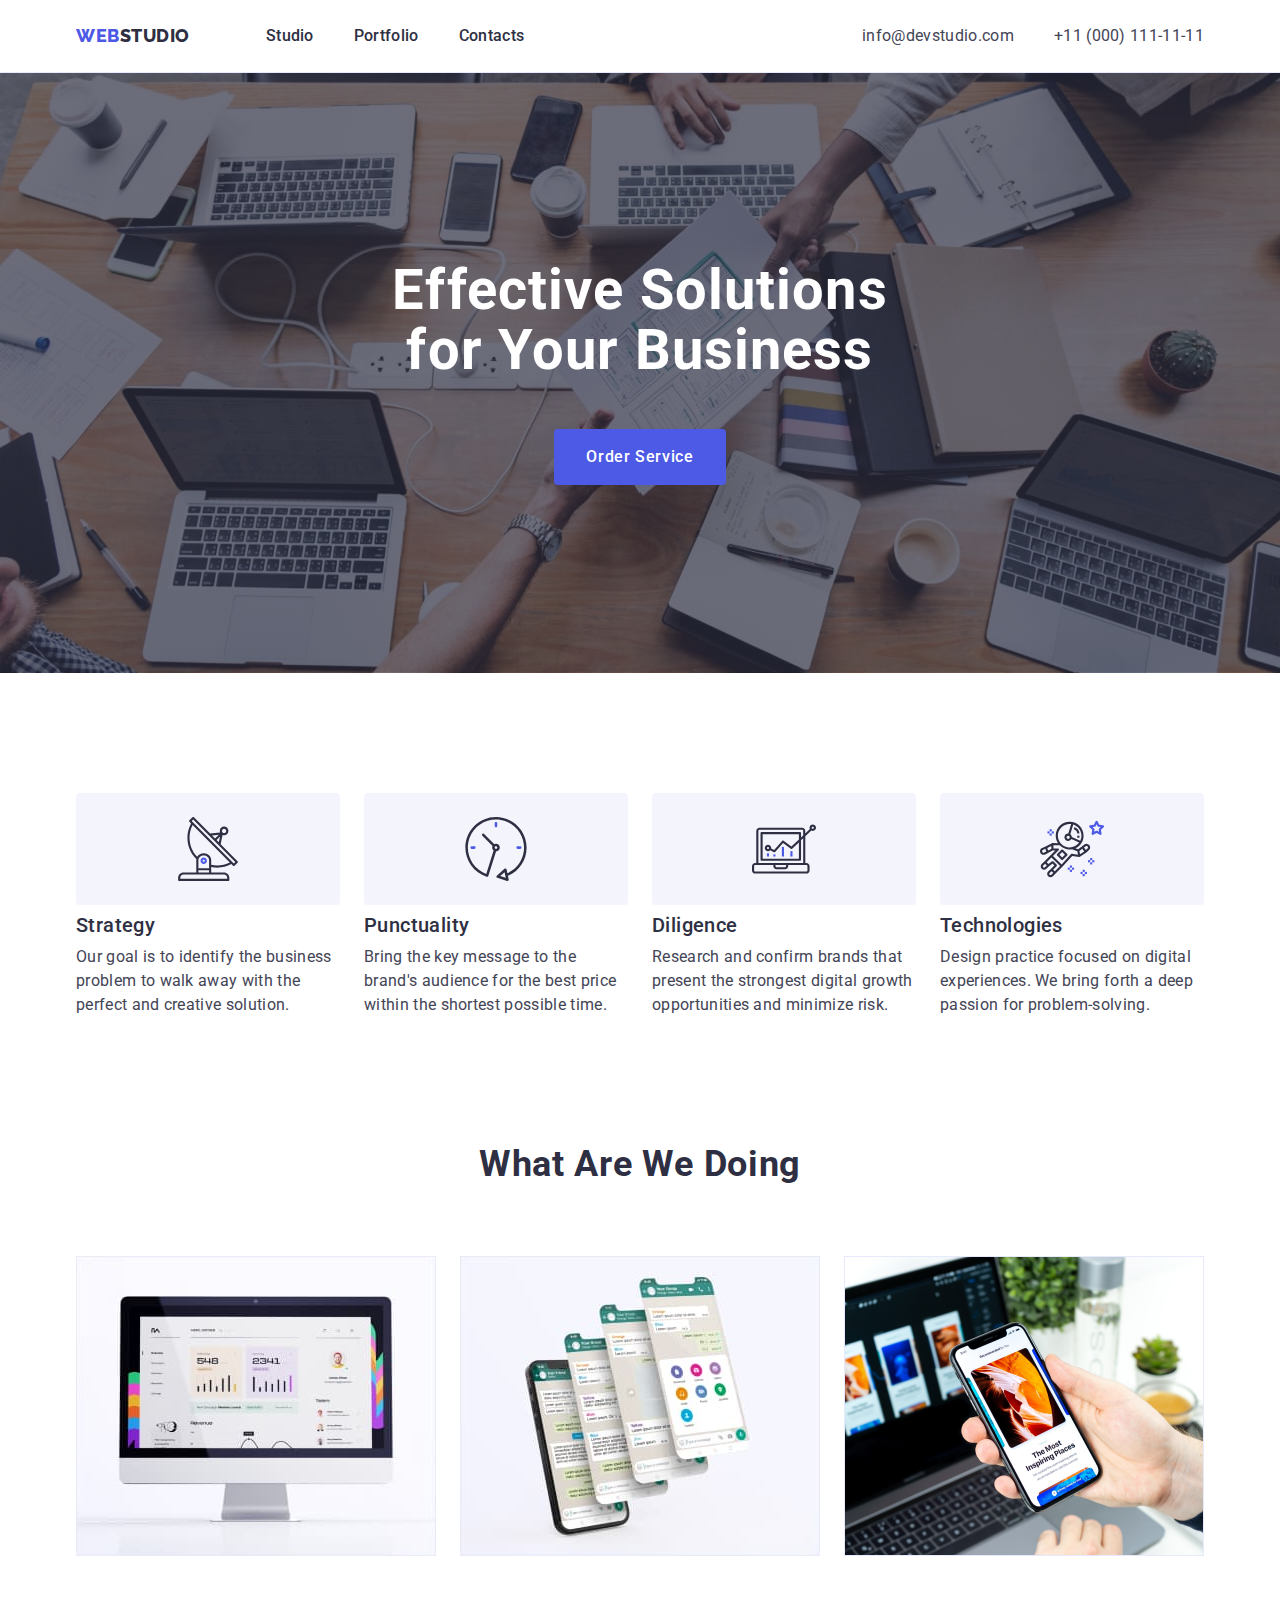
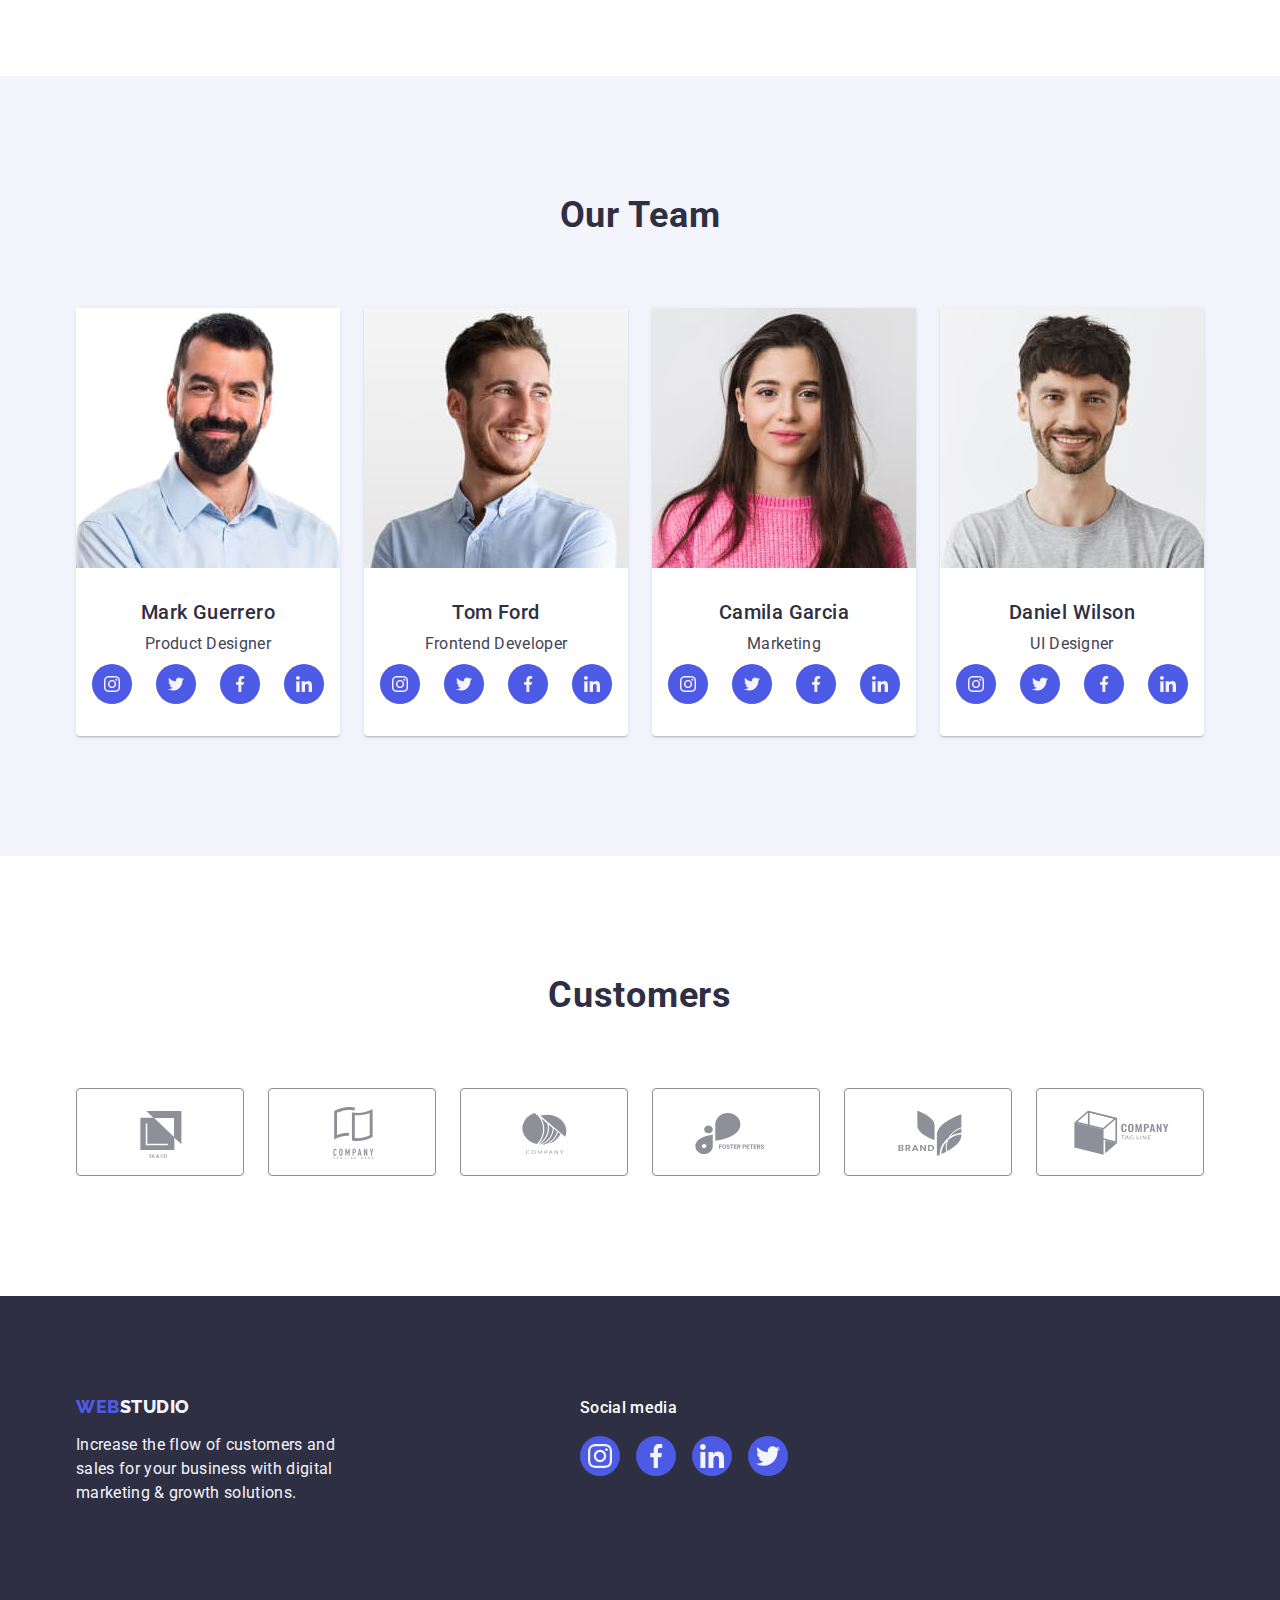
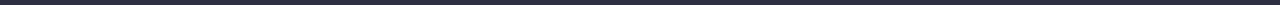
<file: index.html>
<!DOCTYPE html>
<html lang="en">
  <head>
    <meta charset="UTF-8" />
    <meta http-equiv="X-UA-Compatible" content="IE=edge" />
    <meta name="viewport" content="width=device-width, initial-scale=1.0" />
    <title>Web Studio</title>
    <link rel="preconnect" href="https://fonts.googleapis.com" />
    <link rel="preconnect" href="https://fonts.gstatic.com" crossorigin />
    <link
      href="https://fonts.googleapis.com/css2?family=Montserrat:wght@400;700&family=Raleway:wght@800&family=Roboto:wght@400;500;700&display=swap"
      rel="stylesheet"
    />
    <link
      rel="stylesheet"
      href="https://cdn.jsdelivr.net/npm/modern-normalize@1.1.0/modern-normalize.min.css"
    />
    <link rel="stylesheet" href="./css/styles.css" />
  </head>
  <body>
    <!-- Header -->
    <header class="page-header">
      <div class="container page-header-container">
        <nav class="page-nav">
          <a class="logo-link link" href="./index.html"
            >Web<span class="logo-end">Studio</span></a
          >
          <ul class="menu-list list">
            <li class="menu-item">
              <a class="menu-link link" href="./index.html">Studio</a>
            </li>
            <li class="menu-item">
              <a class="menu-link link" href="./portfolio.html">Portfolio</a>
            </li>
            <li class="menu-item">
              <a class="menu-link link" href="">Contacts</a>
            </li>
          </ul>
        </nav>
        <address class="contacts-list">
          <ul class="adress-list list">
            <li>
              <a
                class="contact-link contact-email link"
                href="mailto:info@devstudio.com"
                >info@devstudio.com</a
              >
            </li>
            <li>
              <a class="contact-link contact-tel link" href="tel:+110001111111"
                >+11 (000) 111-11-11</a
              >
            </li>
          </ul>
        </address>
      </div>
    </header>
    <main>
      <section class="hero">
        <div class="hero-cont container">
          <h1 class="hero-title hero-title-box">
            Effective Solutions for Your Business
          </h1>
          <button class="order-btn" type="button">Order Service</button>
        </div>
      </section>
      <section class="section value-section">
        <div class="container">
          <h2 class="title-description" hidden>The main features</h2>

          <ul class="list values-cont">
            <li class="value-item strategy">
              <div class="value-icon-cont">
                <svg class="value-icon" width="64" height="64">
                  <use href="./images/icons.svg#icon-antenna1"></use>
                </svg>
              </div>

              <h3 class="title-description">Strategy</h3>
              <p class="text-description">
                Our goal is to identify the business problem to walk away with
                the perfect and creative solution.
              </p>
            </li>
            <li class="value-item punctuality">
              <div class="value-icon-cont">
                <svg class="value-icon" width="64" height="64">
                  <use href="./images/icons.svg#icon-clock1"></use>
                </svg>
              </div>
              <h3 class="title-description">Punctuality</h3>
              <p class="text-description">
                Bring the key message to the brand's audience for the best price
                within the shortest possible time.
              </p>
            </li>
            <li class="value-item diligence">
              <div class="value-icon-cont">
                <svg class="value-icon" width="64" height="64">
                  <use href="./images/icons.svg#icon-diagram1"></use>
                </svg>
              </div>
              <h3 class="title-description">Diligence</h3>
              <p class="text-description">
                Research and confirm brands that present the strongest digital
                growth opportunities and minimize risk.
              </p>
            </li>
            <li class="value-item technologies">
              <div class="value-icon-cont">
                <svg class="value-icon" width="64" height="64">
                  <use href="./images/icons.svg#icon-astronaut1"></use>
                </svg>
              </div>
              <h3 class="title-description">Technologies</h3>
              <p class="text-description">
                Design practice focused on digital experiences. We bring forth a
                deep passion for problem-solving.
              </p>
            </li>
          </ul>
        </div>
      </section>

      <section class="section-working">
        <div class="container">
          <h2 class="section-working-title section-title">What are we doing</h2>

          <ul class="list working-list">
            <li class="working-item">
              <img src="./images/work/image1.jpg" alt="Monitor" width="360" />
            </li>
            <li class="working-item">
              <img
                src="./images/work/image2.jpg"
                alt="Mobile screens"
                width="360"
              />
            </li>
            <li class="working-item">
              <img
                src="./images/image3.jpg"
                alt="The mobile phone in the hand"
                width="360"
              />
            </li>
          </ul>
        </div>
      </section>
      <section class="our-team section">
        <div class="container">
          <h2 class="section-title">Our Team</h2>

          <ul class="list our-team-cont">
            <li class="our-team-list">
              <img
                src="./images/employees/markguerrero.jpg"
                alt="Photo Mark Guerrero"
                width="264"
              />
              <div class="employee-card-descr">
                <h3 class="title-description">Mark Guerrero</h3>
                <p class="text-description">Product Designer</p>
                <ul class="social-employee-list list">
                  <li class="social-employee-list-item">
                    <a class="employee-social-media" href="">
                      <svg class="employee-social-icon" width="16" height="16">
                        <use href="./images/icons.svg#icon-instagram2"></use>
                      </svg>
                    </a>
                  </li>
                  <li class="social-employee-list-item">
                    <a class="employee-social-media" href="">
                      <svg class="employee-social-icon" width="16" height="16">
                        <use
                          href="./images/icons.svg#icon-twitter"
                          width="16"
                          height="16"
                        ></use>
                      </svg>
                    </a>
                  </li>
                  <li class="social-employee-list-item">
                    <a class="employee-social-media" href="">
                      <svg class="employee-social-icon" width="16" height="16">
                        <use
                          href="./images/icons.svg#icon-facebook1"
                          width="16"
                          height="16"
                        ></use>
                      </svg>
                    </a>
                  </li>
                  <li class="social-employee-list-item">
                    <a class="employee-social-media" href="">
                      <svg class="employee-social-icon" width="16" height="16">
                        <use
                          href="./images/icons.svg#icon-linkedin"
                          width="16"
                          height="16"
                        ></use>
                      </svg>
                    </a>
                  </li>
                </ul>
              </div>
            </li>

            <li class="our-team-list">
              <img
                src="./images/employees/tomford.jpg"
                alt="Photo TomFord"
                width="264"
              />
              <div class="employee-card-descr">
                <h3 class="title-description">Tom Ford</h3>
                <p class="text-description">Frontend Developer</p>
                <ul class="social-employee-list list">
                  <li class="social-employee-list-item">
                    <a class="employee-social-media" href="">
                      <svg width="16" height="16">
                        <use
                          class="employee-social-icon"
                          href="./images/icons.svg#icon-instagram2"
                        ></use>
                      </svg>
                    </a>
                  </li>
                  <li class="social-employee-list-item">
                    <a class="employee-social-media" href="">
                      <svg width="16" height="16">
                        <use
                          class="employee-social-icon"
                          href="./images/icons.svg#icon-twitter"
                          width="16"
                          height="16"
                        ></use>
                      </svg>
                    </a>
                  </li>
                  <li class="social-employee-list-item">
                    <a class="employee-social-media" href="">
                      <svg width="16" height="16">
                        <use
                          class="employee-social-icon"
                          href="./images/icons.svg#icon-facebook1"
                          width="16"
                          height="16"
                        ></use>
                      </svg>
                    </a>
                  </li>
                  <li class="social-employee-list-item">
                    <a class="employee-social-media" href="">
                      <svg width="16" height="16">
                        <use
                          class="employee-social-icon"
                          href="./images/icons.svg#icon-linkedin"
                          width="16"
                          height="16"
                        ></use>
                      </svg>
                    </a>
                  </li>
                </ul>
              </div>
            </li>
            <li class="our-team-list">
              <img
                src="./images/employees/garcia.jpg"
                alt="Photo Camila Garcia"
                width="264"
              />
              <div class="employee-card-descr">
                <h3 class="title-description">Camila Garcia</h3>
                <p class="text-description">Marketing</p>
                <ul class="social-employee-list list">
                  <li class="social-employee-list-item">
                    <a class="employee-social-media" href="">
                      <svg width="16" height="16">
                        <use
                          class="employee-social-icon"
                          href="./images/icons.svg#icon-instagram2"
                        ></use>
                      </svg>
                    </a>
                  </li>
                  <li class="social-employee-list-item">
                    <a class="employee-social-media" href="">
                      <svg width="16" height="16">
                        <use
                          class="employee-social-icon"
                          href="./images/icons.svg#icon-twitter"
                          width="16"
                          height="16"
                        ></use>
                      </svg>
                    </a>
                  </li>
                  <li class="social-employee-list-item">
                    <a class="employee-social-media" href="">
                      <svg width="16" height="16">
                        <use
                          class="employee-social-icon"
                          href="./images/icons.svg#icon-facebook1"
                          width="16"
                          height="16"
                        ></use>
                      </svg>
                    </a>
                  </li>
                  <li class="social-employee-list-item">
                    <a class="employee-social-media" href="">
                      <svg width="16" height="16">
                        <use
                          class="employee-social-icon"
                          href="./images/icons.svg#icon-linkedin"
                          width="16"
                          height="16"
                        ></use>
                      </svg>
                    </a>
                  </li>
                </ul>
              </div>
            </li>
            <li class="our-team-list">
              <img
                src="./images/employees/wilson.jpg"
                alt="Photo Daniel Wilson"
                width="264"
              />
              <div class="employee-card-descr">
                <h3 class="title-description">Daniel Wilson</h3>
                <p class="text-description">UI Designer</p>
                <ul class="social-employee-list list">
                  <li class="social-employee-list-item">
                    <a class="employee-social-media" href="">
                      <svg width="16" height="16">
                        <use
                          class="employee-social-icon"
                          href="./images/icons.svg#icon-instagram2"
                        ></use>
                      </svg>
                    </a>
                  </li>
                  <li class="social-employee-list-item">
                    <a class="employee-social-media" href="">
                      <svg width="16" height="16">
                        <use
                          class="employee-social-icon"
                          href="./images/icons.svg#icon-twitter"
                          width="16"
                          height="16"
                        ></use>
                      </svg>
                    </a>
                  </li>
                  <li class="social-employee-list-item">
                    <a class="employee-social-media" href="">
                      <svg width="16" height="16">
                        <use
                          class="employee-social-icon"
                          href="./images/icons.svg#icon-facebook1"
                          width="16"
                          height="16"
                        ></use>
                      </svg>
                    </a>
                  </li>
                  <li class="social-employee-list-item">
                    <a class="employee-social-media" href="">
                      <svg width="16" height="16">
                        <use
                          class="employee-social-icon"
                          href="./images/icons.svg#icon-linkedin"
                          width="16"
                          height="16"
                        ></use>
                      </svg>
                    </a>
                  </li>
                </ul>
              </div>
            </li>
          </ul>
        </div>
      </section>
      <section class="customers-section">
        <div class="container">
          <h2 class="section-title">Customers</h2>

          <ul class="customers-list list">
            <li class="customers-item">
              <a class="customers-link" href="">
                <svg class="customers-icon" width="104" height="56">
                  <use href="./images/icons.svg#icon-Logo"></use>
                </svg>
              </a>
            </li>
            <li class="customers-item">
              <a class="customers-link" href="">
                <svg class="customers-icon" width="104" height="56">
                  <use href="./images/icons.svg#icon-Logo-1"></use>
                </svg>
              </a>
            </li>
            <li class="customers-item">
              <a class="customers-link" href="">
                <svg class="customers-icon" width="104" height="56">
                  <use href="./images/icons.svg#icon-Logo-2"></use>
                </svg>
              </a>
            </li>
            <li class="customers-item">
              <a class="customers-link" href="">
                <svg class="customers-icon" width="104" height="56">
                  <use href="./images/icons.svg#icon-Logo-3"></use>
                </svg>
              </a>
            </li>
            <li class="customers-item">
              <a class="customers-link" href="">
                <svg class="customers-icon" width="104" height="56">
                  <use href="./images/icons.svg#icon-Logo-4"></use>
                </svg>
              </a>
            </li>
            <li class="customers-item">
              <a class="customers-link" href="">
                <svg class="customers-icon" width="104" height="56">
                  <use href="./images/icons.svg#icon-Logo-5"></use>
                </svg>
              </a>
            </li>
          </ul>
        </div>
      </section>
    </main>

    <footer class="footer-section">
      <div class="container footer-contant">
        <div class="logo_footer-cont">
          <a class="logo-link link logo-footer" href="./index.html"
            >Web<span class="logo-end-footer">Studio</span></a
          >
          <p class="footer-text">
            Increase the flow of customers and sales for your business with
            digital marketing & growth solutions.
          </p>
        </div>
        <div class="social-media">
          <p class="social-media-text">Social media</p>
          <ul class="social-media-icon-list list">
            <li class="social-media-footer-item">
              <a class="social-media-link" href="">
                <svg class="social-media-icon" width="24" height="24">
                  <use href="./images/icons.svg#icon-instagram2"></use>
                </svg>
              </a>
            </li>
            <li class="social-media-footer-item">
              <a class="social-media-link" href="">
                <svg class="social-media-icon" width="24" height="24">
                  <use href="./images/icons.svg#icon-facebook1"></use>
                </svg>
              </a>
            </li>
            <li class="social-media-footer-item">
              <a class="social-media-link" href="">
                <svg class="social-media-icon" width="24" height="24">
                  <use href="./images/icons.svg#icon-linkedin"></use>
                </svg>
              </a>
            </li>
            <li class="social-media-footer-item">
              <a class="social-media-link" href="">
                <svg class="social-media-icon" width="24" height="24">
                  <use href="./images/icons.svg#icon-twitter"></use>
                </svg>
              </a>
            </li>
          </ul>
        </div>
      </div>
    </footer>
  </body>
</html>
</file>
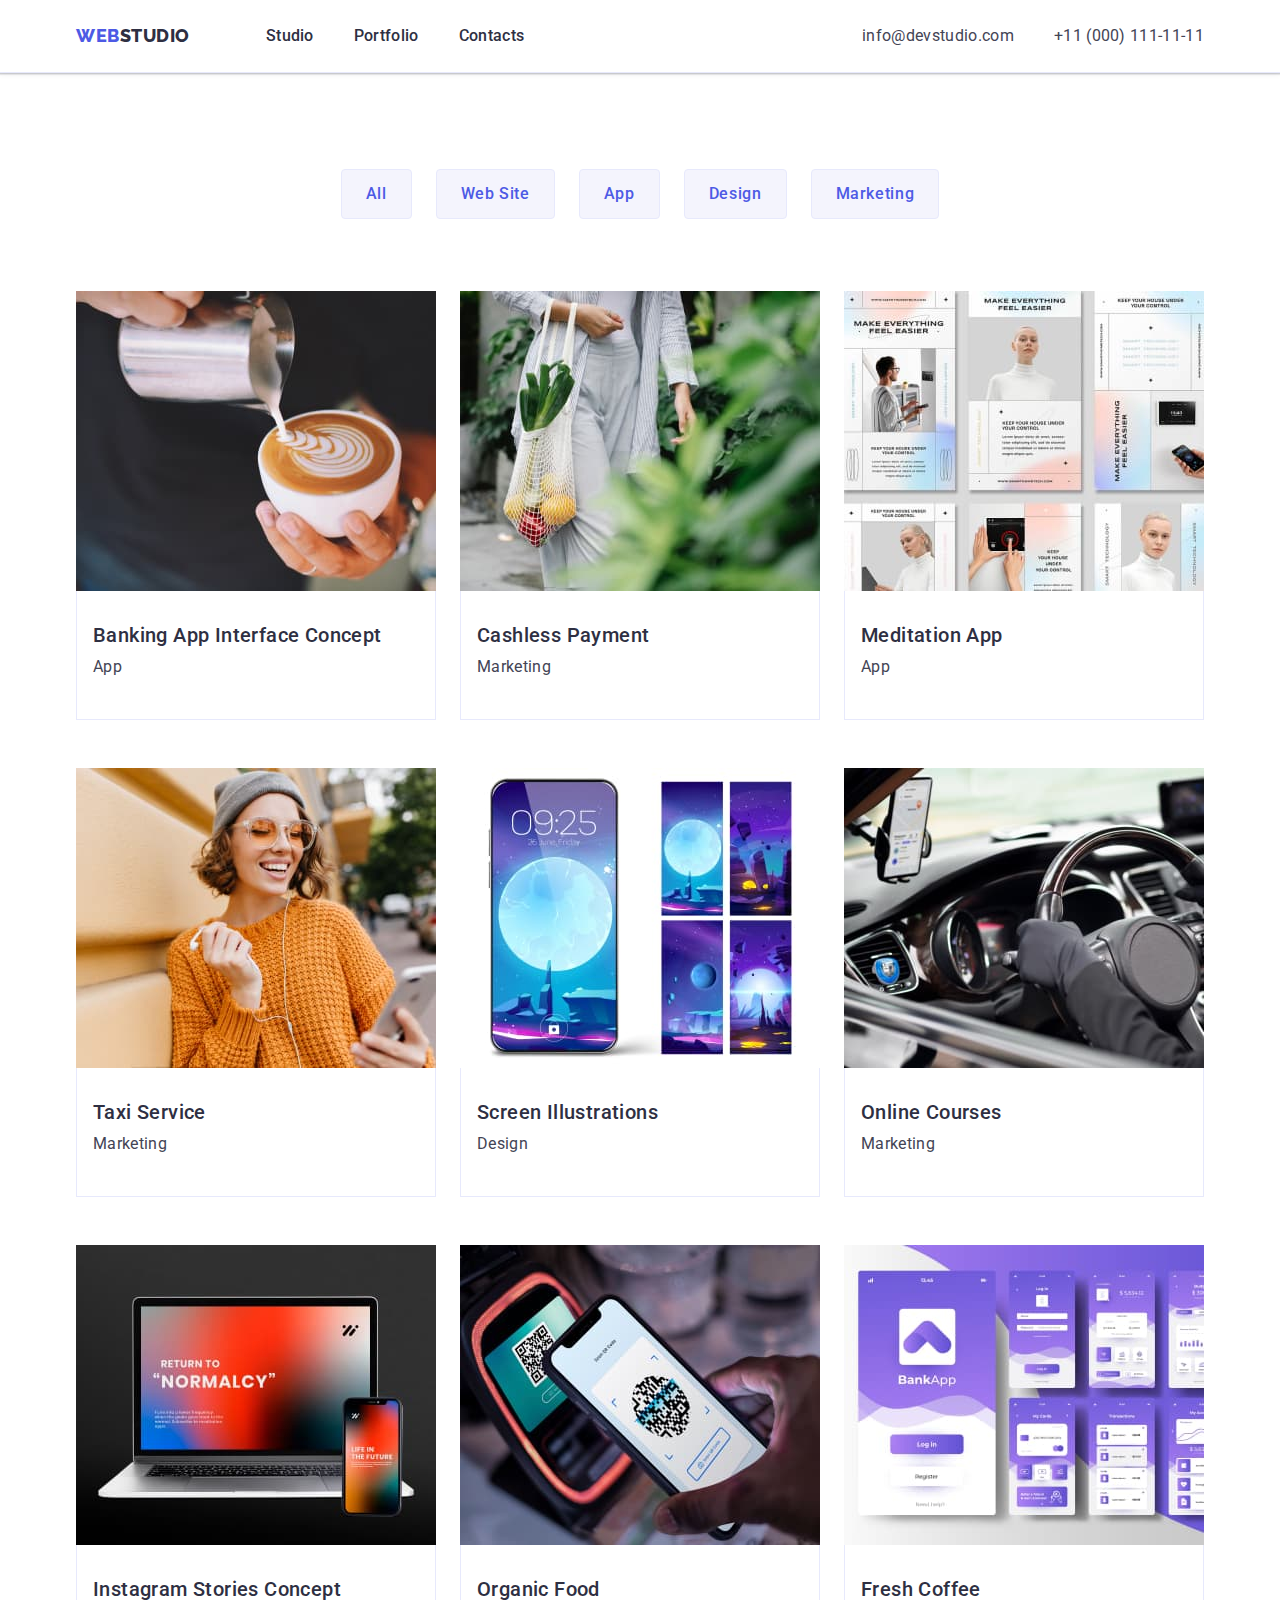
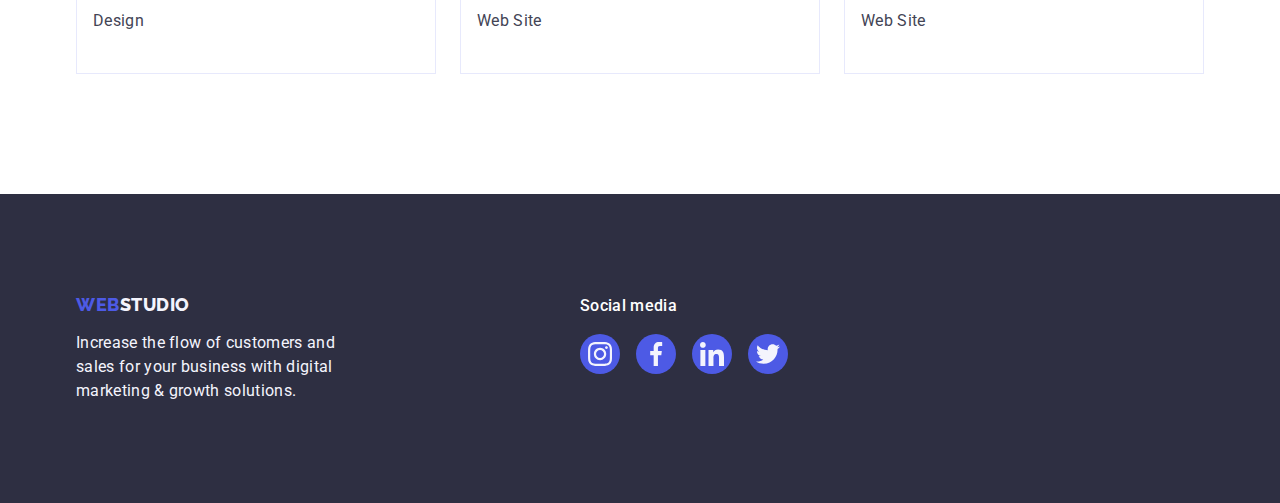
<file: portfolio.html>
<!DOCTYPE html>
<html lang="en">
  <head>
    <meta charset="UTF-8" />
    <meta http-equiv="X-UA-Compatible" content="IE=edge" />
    <meta name="viewport" content="width=device-width, initial-scale=1.0" />
    <title>Portfolio</title>
    <link rel="preconnect" href="https://fonts.googleapis.com" />
    <link rel="preconnect" href="https://fonts.gstatic.com" crossorigin />
    <link
      href="https://fonts.googleapis.com/css2?family=Montserrat:wght@400;700&family=Raleway:wght@800&family=Roboto:wght@400;500;700&display=swap"
      rel="stylesheet"
    />
    <link
      rel="stylesheet"
      href="https://cdn.jsdelivr.net/npm/modern-normalize@1.1.0/modern-normalize.min.css"
    />
    <link rel="stylesheet" href="./css/styles.css" />
  </head>
  <body>
    <!-- Header -->
    <header class="page-header">
      <div class="container page-header-container">
        <nav class="page-nav">
          <a class="logo-link link" href="./index.html"
            >Web<span class="logo-end">Studio</span></a
          >
          <ul class="menu-list list">
            <li class="menu-item">
              <a class="menu-link link" href="./index.html">Studio</a>
            </li>
            <li class="menu-item">
              <a class="menu-link link" href="./portfolio.html">Portfolio</a>
            </li>
            <li class="menu-item">
              <a class="menu-link link" href="">Contacts</a>
            </li>
          </ul>
        </nav>
        <address class="contacts-list">
          <ul class="adress-list list">
            <li>
              <a
                class="contact-link contact-email link"
                href="mailto:info@devstudio.com"
                >info@devstudio.com</a
              >
            </li>
            <li>
              <a class="contact-link contact-tel link" href="tel:+110001111111"
                >+11 (000) 111-11-11</a
              >
            </li>
          </ul>
        </address>
      </div>
    </header>
    <main>
      <section class="section-portfolio">
        <div class="container">
          <h1 hidden>Our clients</h1>

          <!-- Filter -->
          <ul class="list filter-list-cont">
            <li><button class="filter-btn" type="button">All</button></li>
            <li><button class="filter-btn" type="button">Web Site</button></li>
            <li><button class="filter-btn" type="button">App</button></li>
            <li><button class="filter-btn" type="button">Design</button></li>
            <li><button class="filter-btn" type="button">Marketing</button></li>
          </ul>
          <ul class="list portfolio-cont">
            <li class="portfolio-item">
              <a class="portfolio-link link" href="">
                <img
                  class="portfolio-img"
                  src="./images/portfolio/img.jpg"
                  width="360"
                  height="300"
                  alt="Application pages"
                />
                <div class="portfolio-descr-cont">
                  <h2 class="title-description">
                    Banking App Interface Concept
                  </h2>
                  <p class="text-description">App</p>
                </div>
              </a>
            </li>
            <li class="portfolio-item">
              <a class="portfolio-link link" href="">
                <img
                  class="portfolio-img"
                  src="./images/portfolio/img-1.jpg"
                  width="360"
                  height="300"
                  alt="Cashless Payment"
                />
                <div class="portfolio-descr-cont">
                  <h2 class="title-description">Cashless Payment</h2>
                  <p class="text-description">Marketing</p>
                </div>
              </a>
            </li>
            <li class="portfolio-item">
              <a class="portfolio-link link" href="">
                <img
                  class="portfolio-img"
                  src="./images/portfolio/img-2.jpg"
                  width="360"
                  height="300"
                  alt="Laptop and mobile phone"
                />
                <div class="portfolio-descr-cont">
                  <h2 class="title-description">Meditation App</h2>
                  <p class="text-description">App</p>
                </div>
              </a>
            </li>
            <li class="portfolio-item">
              <a class="portfolio-link link" href="">
                <img
                  class="portfolio-img"
                  src="./images/portfolio/img-3.jpg"
                  width="360"
                  height="300"
                  alt="Car"
                />
                <div class="portfolio-descr-cont">
                  <h2 class="title-description">Taxi Service</h2>
                  <p class="text-description">Marketing</p>
                </div>
              </a>
            </li>
            <li class="portfolio-item">
              <a class="portfolio-link link" href=""
                ><img
                  class="portfolio-img"
                  src="./images/portfolio/img-4.jpg"
                  width="360"
                  height="300"
                  alt="Mobile Screens"
                />
                <div class="portfolio-descr-cont">
                  <h2 class="title-description">Screen Illustrations</h2>
                  <p class="text-description">Design</p>
                </div>
              </a>
            </li>
            <li class="portfolio-item">
              <a class="portfolio-link link" href="">
                <img
                  class="portfolio-img"
                  src="./images/portfolio/img-5.jpg"
                  width="360"
                  height="300"
                  alt="Smiling girl"
                />
                <div class="portfolio-descr-cont">
                  <h2 class="title-description">Online Courses</h2>
                  <p class="text-description">Marketing</p>
                </div>
              </a>
            </li>
            <li class="portfolio-item">
              <a class="portfolio-link link" href=""
                ><img
                  class="portfolio-img"
                  src="./images/portfolio/img-6.jpg"
                  width="360"
                  height="300"
                  alt="Instagram stories examples"
                />
                <div class="portfolio-descr-cont">
                  <h2 class="title-description">Instagram Stories Concept</h2>
                  <p class="text-description">Design</p>
                </div>
              </a>
            </li>
            <li class="portfolio-item">
              <a class="portfolio-link link" href=""
                ><img
                  class="portfolio-img"
                  src="./images/portfolio/img-7.jpg"
                  width="360"
                  height="300"
                  alt="Woman with bag full of food"
                />
                <div class="portfolio-descr-cont">
                  <h2 class="title-description">Organic Food</h2>
                  <p class="text-description">Web Site</p>
                </div>
              </a>
            </li>
            <li class="portfolio-item">
              <a class="portfolio-link link" href="">
                <img
                  class="portfolio-img"
                  src="./images/portfolio/img-8.jpg"
                  width="360"
                  height="300"
                  alt="Cappuchino"
                />
                <div class="portfolio-descr-cont">
                  <h2 class="title-description">Fresh Coffee</h2>
                  <p class="text-description">Web Site</p>
                </div>
              </a>
            </li>
          </ul>
        </div>
      </section>
    </main>
    <footer class="footer-section">
      <div class="container footer-contant">
        <div class="logo_footer-cont">
          <a class="logo-link link logo-footer" href="./index.html"
            >Web<span class="logo-end-footer">Studio</span></a
          >
          <p class="footer-text">
            Increase the flow of customers and sales for your business with
            digital marketing & growth solutions.
          </p>
        </div>
        <div class="social-media">
          <p class="social-media-text">Social media</p>
          <ul class="social-media-icon-list list">
            <li class="social-media-footer-item">
              <a class="social-media-link" href="">
                <svg class="social-media-icon" width="24" height="24">
                  <use href="./images/icons.svg#icon-instagram2"></use>
                </svg>
              </a>
            </li>
            <li class="social-media-footer-item">
              <a class="social-media-link" href="">
                <svg class="social-media-icon" width="24" height="24">
                  <use href="./images/icons.svg#icon-facebook1"></use>
                </svg>
              </a>
            </li>
            <li class="social-media-footer-item">
              <a class="social-media-link" href="">
                <svg class="social-media-icon" width="24" height="24">
                  <use href="./images/icons.svg#icon-linkedin"></use>
                </svg>
              </a>
            </li>
            <li class="social-media-footer-item">
              <a class="social-media-link" href="">
                <svg class="social-media-icon" width="24" height="24">
                  <use href="./images/icons.svg#icon-twitter"></use>
                </svg>
              </a>
            </li>
          </ul>
        </div>
      </div>
    </footer>
  </body>
</html>
</file>
<file: css/styles.css>
:root {
  --primary-font: Roboto, sans-serif;
  --secondary-font: Raleway, sans-serif;
  --primary-title-color: #2e2f42;
  --primary-text-color: #434455;
  --secondary-text-color: #f4f4fd;
  --background-color: #ffffff;
  --dark-background-color: #2e2f42;
  --main-color-button: #4d5ae5;
  --background-color-button: #f4f4fd;
  --color-logo-add: #2e2f42;
  --color-logo-add-light: #f4f4fd;
  --color-text-light:#ffffff;
  --icon-main-color: #8e8f99;
}
h1,
h2,
h3,
h4,
p {
  margin-top: 0;
  margin-bottom: 0;
}
ul,
ol {
  margin-top: 0;
  margin-bottom: 0;
  padding-left: 0;
}
img {
  display: block;
}
button {
  cursor: pointer;
}
.list {
  list-style: none;
}
.link {
  text-decoration: none;
}
body {
  font-family: var(--primary-font);
  color: var(--primary-text-color);
  background-color: var(--background-color);
}

.container {
  width: 1158px;
  margin-left: auto;
  margin-right: auto;
  padding-left: 15px;
  padding-right: 15px;
  /* border: solid 3px crimson; */
}

.page-header-container {
  display: flex;
  align-items: center;
  justify-content: space-between;
}
.page-header {
  /* padding-top: 24px;
  padding-bottom: 24px; */
  border-bottom: 1px solid #e7e9fc;
 box-shadow: 0px 2px 1px rgba(46, 47, 66, 0.08), 0px 1px 1px rgba(46, 47, 66, 0.16), 0px 1px 6px rgba(46, 47, 66, 0.08); 

}
.page-nav {
  display: flex;
  align-items: center;
}

.menu-list {
  display: flex;
  align-items: center;
}

.adress-list {
  display: flex;
  align-items: center;
  gap: 40px;
}
.menu-item:not(:last-child) {
  margin-right: 40px;
}

.working-list {
  display: flex;
  flex-wrap: nowrap;
  justify-content: center;
  gap: 24px;
}

.working-item: :nth-last-child(3n) {
  margin-right: 0;
}

.working-item {
  flex-basis: calc((100% - 48px) / 3);
}

/* Components */
.title-description {
  font-weight: 500;
  font-size: 20px;
  line-height: 1.2;
  letter-spacing: 0.02em;
  color: var(--primary-title-color);
  margin-bottom: 8px;
}

.text-description {
  font-size: 16px;
  line-height: 1.5;
  letter-spacing: 0.02em;
  color: var(--primary-text-color);
  margin-bottom: 8px;
}
.section-title {
  font-weight: 700;
  font-size: 36px;
  line-height: 1.1;

  text-align: center;
  letter-spacing: 0.02em;
  text-transform: capitalize;
  color: var(--primary-title-color);
  margin-bottom: 72px;
}
.section-working-title {
  margin-bottom: 72px;
}
.section {
  padding-top: 120px;
  padding-bottom: 120px;
}
.section-working {
  /* padding-top: 120px; */
  padding-bottom: 120px;
}

.our-team-cont {
  display: flex;
  justify-content: center;
  gap: 24px;
}

.employee-card-descr {
  text-align: center;
  padding: 32px 0 32px;
  /* border-radius: 0px 0px 4px 4px; */
  padding-left: 16px;
  padding-right: 16px;
}
/*---- /Components *----/

/* Header */
. hero {
  /* background-color: var(--dark-background-color); */
}
.logo-link {
  font-family: var(--secondary-font);
  font-style: normal;
  font-weight: 800;
  font-size: 18px;
  line-height: 1.17;
  display: flex;
  align-items: center;
  letter-spacing: 0.03em;
  text-transform: uppercase;
  color: #4d5ae5;
  margin-right: 76px;
}
.logo-end {
  color: var(--color-logo-add);
}
.footer-section {
  background-color: var(--dark-background-color);
  padding-top: 100px;
  padding-bottom: 100px;
  /* padding-left: 156px;
  padding-right: 1020px; */
}

.logo-footer {
  margin-bottom: 16px;
  display: inline-block;
}
.footer-text {
  max-width: 264px;
}

.logo-end-footer {
  color: var(--color-logo-add-light);
}
.social-media-footer-item{
  width: 40px;
  height: 40px;
}
.menu-link {
  display: block;
  padding-top: 24px;
  padding-bottom: 24px;
  font-weight: 500;
  font-size: 16px;
  line-height: 1.5;
  letter-spacing: 0.02em;
  color: var(--primary-title-color);
}
.menu-link:active,
.menu-link:hover,
.menu-link:focus {
  color: #404bbf;

}
.menu-link.link:hover::after {
  content: "";
  width: 48px;
  height: 4px;
  background: #404BBF;
  margin-top: 20px;
  display: block;
  margin: 0 auto;
}
.contact-link {
  font-style: normal;
  font-size: 16px;
  line-height: 1.5;
  letter-spacing: 0.02em;
  color: var(--secondary-font-color);
}
.contact-link:active,
.contact-link:hover,
.contact-link:focus {
  color: #404bbf;
}
.contacts-list {
  font-style: normal;
}


.contact-tel {
}
.hero-cont {
  text-align: center;
}
.hero {
  background-color: #2e2f42;
  max-width: 1440px;
  padding-top: 188px;
  padding-bottom: 188px;
  background-image: linear-gradient(
      rgba(46, 47, 66, 0.7),
      rgba(46, 47, 66, 0.7)
    ),
    url("../images/swg/people-office.jpg");
  background-repeat: no-repeat;
  background-position: center;
  background-size: cover;
  margin: 0 auto;
  
}
.hero-title {
  max-width: 496px;
  font-weight: 700;
  font-size: 56px;
  line-height: 1.07;
  text-align: center;
  letter-spacing: 0.02em;
  color: #ffffff;
  margin-left: auto;
  margin-right: auto;
}
.hero-title-box {
  margin-bottom: 48px;
}
.order-btn {
  border: none;
}
.order-btn {
  display: block;
  min-width: 169px;
  height: 56px;
  font-family: Roboto, sans-serif;
  font-weight: 500;
  font-size: 16px;
  line-height: 1.5;
  text-align: center;
  letter-spacing: 0.04em;
  color: #ffffff;
  background-color: #4d5ae5;
  border-radius: 4px;
  padding-top: 16px;
  padding-bottom: 16px;
  padding-left: 32px;
  padding-right: 32px;
  margin-left: auto;
  margin-right: auto;
}
.order-btn:hover,
.order-btn:focus {
  background: #404bbf;
  box-shadow: 0px 4px 4px rgba(0, 0, 0, 0.15);
  border-radius: 4px;
}

.values-cont {
  display: flex;
  align-content: center;
  gap: 24px;
}

.value-section {
  padding: 120px 0;
}

.value-item {
  flex-basis: calc((100% - 72px) / 4);
}

.value-icon {
  display: block;
  background-color: var(--background-color-button); */
}

.value-icon-cont{
  display: flex;
  justify-content: center;
  align-items: center;
  width: 264px;
  height: 112px;
  background-color: #F4F4FD;
  border-radius: 4px;
  margin-bottom: 8px;
}
/* .value-icon::after {
  content: " ";
  background-color: #f4f4fd;
  width: 264px;
  height: 112px;
  display: block;
  background-position: center;
  background-repeat: no-repeat;
  margin-bottom: 8px;
  background-size: 64px 64px;
} */
.strategy::before {
  background-image: url("../images/hw5/antenna\ 1.svg");
}
.punctuality::before {
  background-image: url("../images/hw5/clock\ 1.svg");
}

.diligence::before {
  background-image: url("../images/hw5/diagram\ 1.svg");
}

.technologies::before {
  background-image: url("../images/hw5/astronaut\ 1.svg");
}

.filter-btn {
  font-family: Roboto, sans-serif;
  font-weight: 500;
  font-size: 16px;
  line-height: 1.5;
  display: flex;
  align-items: center;
  text-align: center;
  letter-spacing: 0.04em;
  color: var(--main-color-button);
  background-color: var(--background-color-button);
  border: 1px solid #e7e9fc;
  border-radius: 4px;
  padding: 12px 24px;
}
.filter-btn:active {
  font-family: Roboto, sans-serif;
  font-style: normal;
  font-weight: 500;
  font-size: 16px;
  line-height: 1.5;
  display: flex;
  align-items: center;
  text-align: center;
  letter-spacing: 0.04em;
  color: #ffffff;
  background: #404bbf;
  box-shadow: 0px 3px 1px rgba(0, 0, 0, 0.1), 0px 2px 1px rgba(0, 0, 0, 0.08),
    0px 2px 2px rgba(0, 0, 0, 0.12);
  border-radius: 4px;
}
.filter-btn:hover,
.filter-btn:focus {
  color: #ffffff;
  background: #404bbf;
  box-shadow: 0px 3px 1px rgba(0, 0, 0, 0.1), 0px 2px 1px rgba(0, 0, 0, 0.08),
    0px 2px 2px rgba(0, 0, 0, 0.12);
  border-radius: 4px;
  border: 1px solid transparent;
}

.footer-text {
  font-size: 16px;
  line-height: 1.5;
  letter-spacing: 0.02em;
  color: #f4f4fd;
}

.our-team {
  background-color: #f4f4fd;
}
.our-team-list {
  background-color: #ffffff;
  flex-basis: calc((100% - 72px) / 4);
  border-radius: 0px 0px 4px 4px;
box-shadow: 0px 1px 6px rgba(46, 47, 66, 0.08), 0px 1px 1px rgba(46, 47, 66, 0.16), 0px 2px 1px rgba(46, 47, 66, 0.08);

  /* padding-bottom: 32px; */
}

.our-team-section {
  background-color: var(--background-color-button);
  padding-top: 120px;
  padding-bottom: 120px;
}
.customers-section{
  padding-top: 120px;
  padding-bottom: 120px;
}
.customers-list{
  display: flex;
  justify-content: space-between;
  gap: 24px;
}

.customers-item{
  calc((100% - 120px) / 6);
  height: 88px;
}

.customers-icon{
  fill:currentColor;
}
.customers-icon:hover,
.customers-icon:focus{
  fill: #404BBF;
}
.customers-link{
  border: 1px solid #8E8F99;
 color: var(--icon-main-color);
  display: flex;
  justify-content: center;
  align-items: center;
  width: 168px;
  height: 88px;
  border-radius: 4px;
 }
.customers-link:hover,
.customers-link:focus{
    border: 1px solid #404BBF;
    color: #404bbf;

}

.filter-list-cont {
  display: flex;
  justify-content: center;
  gap: 24px;
  margin-bottom: 72px;
}
.section-portfolio {
  padding-top: 96px;
  padding-bottom: 120px;
}
.portfolio-cont {
  display: flex;
  justify-content: center;
  flex-wrap: wrap;
  column-gap: 24px;
  row-gap: 48px;
}

.portfolio-item {
  width: calc((100% - 48px) / 3);
}
.portfolio-item: :nth-last-child(3n) {
  margin-right: 0;
}

.portfolio-item: :nth-last-child(-n+3) {
  margin-bottom: 0;
}
.portfolio-item:hover{
  box-shadow: 0px 2px 1px 0px #2E2F4214;

box-shadow: 0px 1px 1px 0px #2E2F4229;

box-shadow: 0px 1px 6px 0px #2E2F4214;

}

.portfolio-link{
  display: block;
}
.portfolio-link:hover,
.portfolio-link:focus{
  box-shadow: 0px 1px 6px rgba(46, 47, 66, 0.08), 0px 1px 1px rgba(46, 47, 66, 0.16), 0px 2px 1px rgba(46, 47, 66, 0.08);
}

.portfolio-descr-cont {
  padding: 32px 16px;
  border: 1px solid #e7e9fc;
  border-top: none;
}
.footer-contant {
  display: flex;
  align-items: baseline;
  gap: 120px;
}

.logo_footer-cont {
  margin-right: 120px;
}

.social-media {
}
.social-media-text {
  color: var(--color-text-light);
  margin-bottom: 16px;
  font-size: 16px;
  font-weight: 500;
  line-height: 1.5;
  letter-spacing: 0.02em;
}

.social-media-icon {
  fill: #f4f4fd;
}
/* .social-media-icon:hover,
.social-media-icon:focus {
  color: #ffffff;
} */

.social-media-icon-list {
  display: flex;
  gap: 16px;
}
.social-media-link {
  border: none;
  width: 100%;
  height: 100%;
  display: flex;
  justify-content: center;
  align-items: center;
  background-color: var(--main-color-button);
  border-radius: 50%;
}
.social-media-link:hover,
.social-media-link:focus{
  background-color: #31D0AA;
}

.social-employee-list {
  display: flex;
  gap: 24px;
  justify-content: center;
  margin: 0 auto;
 }

.social-employee-list-item{
   width: 40px;
  height: 40px;
}

.employee-social-media {
  border: none;
  display: flex;
  justify-content: center;
  align-items: center;
  width: 100%;
  height: 100%;
  background-color: var(--main-color-button);
  border-radius: 50%;
}
.employee-social-media:hover,
.employee-social-media:focus{
  background-color: #404bbf;
}

.employee-social-icon {
  display: flex;
  justify-content: center;
  align-items: center;
  fill: #f4f4fd;
}
</file>
